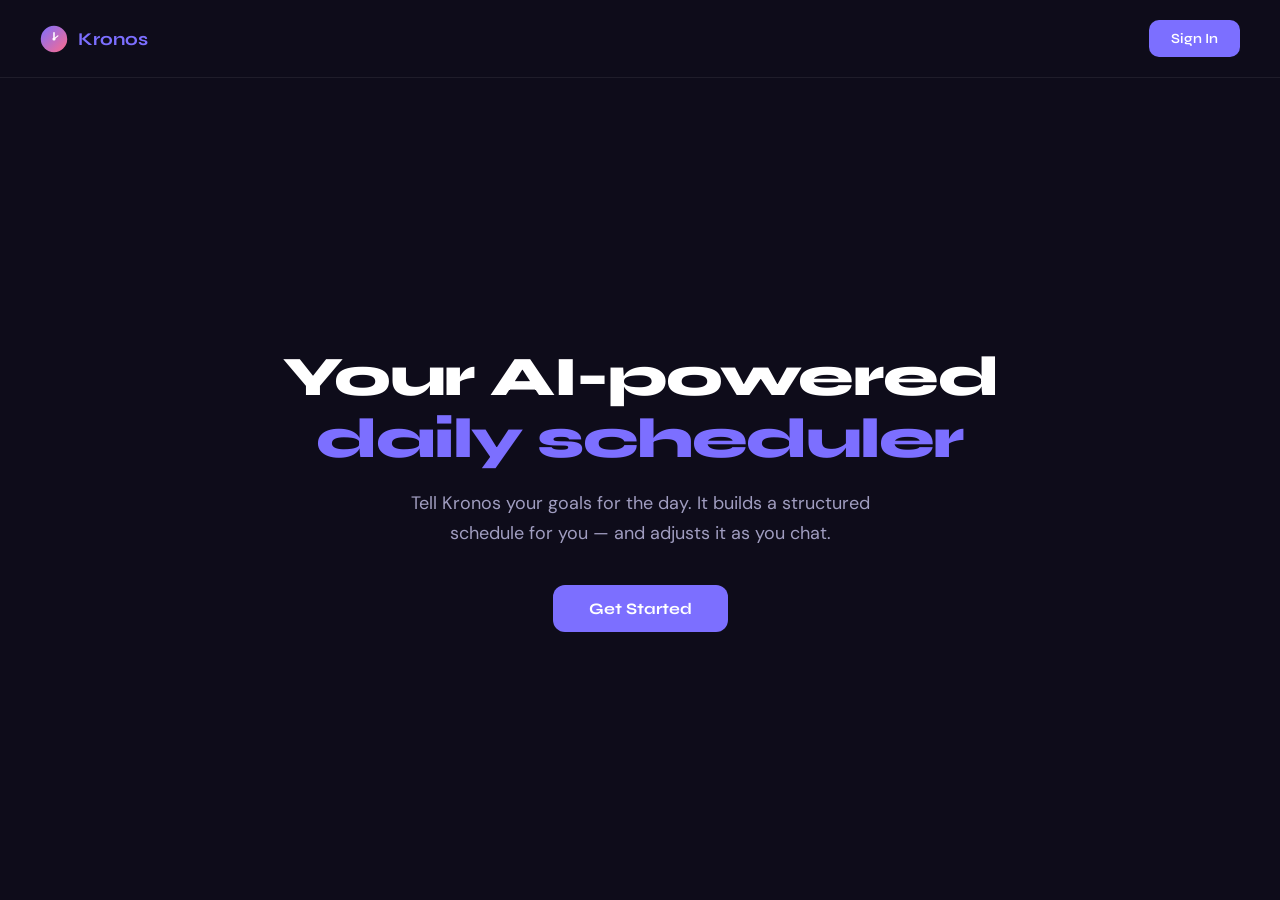
<file: src/main/resources/static/index.html>
<!DOCTYPE html>
<html lang="en">
<head>
  <meta charset="UTF-8">
  <meta name="viewport" content="width=device-width, initial-scale=1.0">
  <title>Kronos — AI Daily Scheduler</title>
  <link href="https://fonts.googleapis.com/css2?family=Syne:wght@400;600;700;800&family=DM+Sans:wght@300;400;500;600&display=swap" rel="stylesheet">
  <style>
    * { box-sizing: border-box; margin: 0; padding: 0; }
    body {
      background: #0E0C1A;
      color: #fff;
      font-family: 'DM Sans', sans-serif;
      height: 100vh;
      display: flex;
      flex-direction: column;
      overflow: hidden;
    }

    nav {
      padding: 20px 40px;
      display: flex;
      align-items: center;
      justify-content: space-between;
      border-bottom: 1px solid rgba(255,255,255,0.07);
    }
    .logo {
      display: flex;
      align-items: center;
      gap: 10px;
      font-family: 'Syne', sans-serif;
      font-size: 18px;
      font-weight: 700;
      color: #7C6FFF;
    }
    .btn-signin {
      background: #7C6FFF;
      color: #fff;
      border: none;
      border-radius: 10px;
      padding: 10px 22px;
      font-size: 14px;
      font-weight: 600;
      font-family: 'Syne', sans-serif;
      cursor: pointer;
      transition: background 0.2s;
    }
    .btn-signin:hover { background: #5A4FD4; }

    .center {
      flex: 1;
      display: flex;
      flex-direction: column;
      align-items: center;
      justify-content: center;
      text-align: center;
      padding: 40px 24px;
    }
    .center h1 {
      font-family: 'Syne', sans-serif;
      font-size: clamp(32px, 5vw, 56px);
      font-weight: 800;
      letter-spacing: -1.5px;
      margin-bottom: 18px;
      line-height: 1.1;
    }
    .center h1 span { color: #7C6FFF; }
    .center p {
      font-size: clamp(15px, 2vw, 18px);
      color: #A09DC0;
      max-width: 480px;
      line-height: 1.7;
      margin-bottom: 36px;
    }
    .btn-start {
      background: #7C6FFF;
      color: #fff;
      border: none;
      border-radius: 12px;
      padding: 14px 36px;
      font-size: 16px;
      font-weight: 700;
      font-family: 'Syne', sans-serif;
      cursor: pointer;
      transition: background 0.2s;
    }
    .btn-start:hover { background: #5A4FD4; }
  </style>
</head>
<body>

<nav>
  <div class="logo">
    <svg width="28" height="28" viewBox="0 0 36 36">
      <defs>
        <linearGradient id="lg" x1="0%" y1="0%" x2="100%" y2="100%">
          <stop offset="0%" stop-color="#7C6FFF"/>
          <stop offset="100%" stop-color="#FF6B8A"/>
        </linearGradient>
      </defs>
      <circle cx="18" cy="18" r="17" fill="url(#lg)"/>
      <circle cx="18" cy="18" r="2" fill="white"/>
      <line x1="18" y1="16" x2="18" y2="10" stroke="white" stroke-width="2" stroke-linecap="round"/>
      <line x1="18" y1="18" x2="23" y2="14" stroke="white" stroke-width="1.5" stroke-linecap="round"/>
    </svg>
    Kronos
  </div>
  <button class="btn-signin" onclick="window.location.href='/login.html'">Sign In</button>
</nav>

<div class="center">
  <h1>Your AI-powered<br><span>daily scheduler</span></h1>
  <p>Tell Kronos your goals for the day. It builds a structured schedule for you — and adjusts it as you chat.</p>
  <button class="btn-start" onclick="window.location.href='/choose.html'">Get Started</button>
</div>

</body>
</html>
</file>
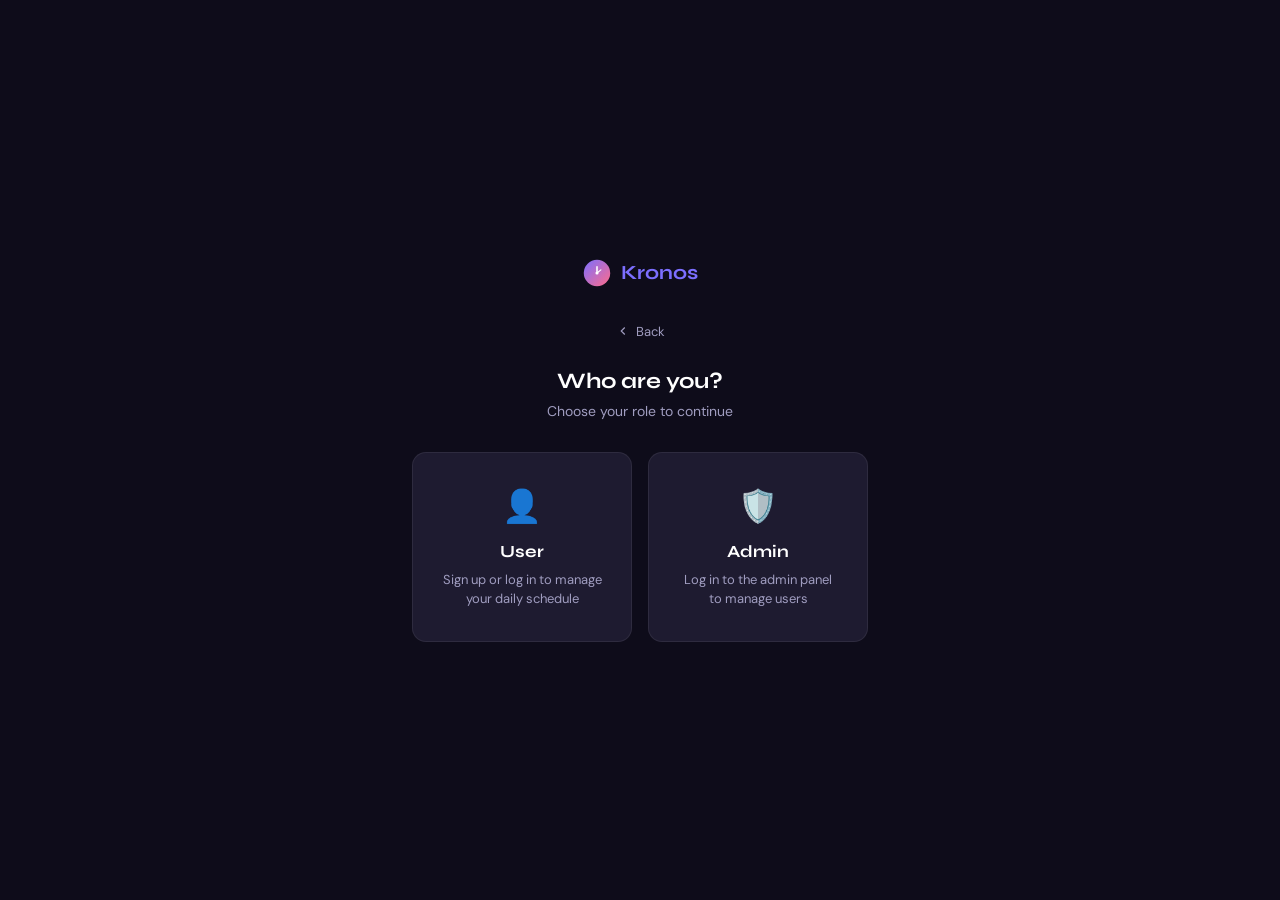
<file: src/main/resources/static/choose.html>
<!DOCTYPE html>
<html lang="en">
<head>
  <meta charset="UTF-8">
  <meta name="viewport" content="width=device-width, initial-scale=1.0">
  <title>Kronos — Choose Role</title>
  <link href="https://fonts.googleapis.com/css2?family=Syne:wght@400;600;700;800&family=DM+Sans:wght@300;400;500;600&display=swap" rel="stylesheet">
  <style>
    * { box-sizing: border-box; margin: 0; padding: 0; }
    body {
      background: #0E0C1A;
      color: #fff;
      font-family: 'DM Sans', sans-serif;
      min-height: 100vh;
      display: flex;
      flex-direction: column;
      align-items: center;
      justify-content: center;
      padding: 24px;
    }
    h1, h2, h3, button, .logo { font-family: 'Syne', sans-serif; }

    .logo {
      display: flex;
      align-items: center;
      gap: 10px;
      font-size: 20px;
      font-weight: 700;
      color: #7C6FFF;
      margin-bottom: 36px;
    }

    h2 { font-size: 22px; font-weight: 700; margin-bottom: 8px; text-align: center; }
    .sub { font-size: 14px; color: #A09DC0; margin-bottom: 32px; text-align: center; }

    .cards {
      display: flex;
      gap: 16px;
      flex-wrap: wrap;
      justify-content: center;
    }
    .card {
      background: #1E1B30;
      border: 1px solid rgba(255,255,255,0.07);
      border-radius: 14px;
      padding: 32px 28px;
      width: 220px;
      cursor: pointer;
      transition: border-color 0.2s, transform 0.2s;
      text-align: center;
    }
    .card:hover { border-color: #7C6FFF; transform: translateY(-3px); }
    .card-icon {
      font-size: 32px;
      margin-bottom: 14px;
    }
    .card h3 { font-size: 17px; font-weight: 700; margin-bottom: 8px; }
    .card p { font-size: 13px; color: #A09DC0; line-height: 1.5; }

    .back {
      display: flex;
      align-items: center;
      gap: 6px;
      color: #A09DC0;
      font-size: 13px;
      cursor: pointer;
      margin-bottom: 28px;
      text-decoration: none;
      transition: color 0.2s;
    }
    .back:hover { color: #fff; }
  </style>
</head>
<body>

<div class="logo">
  <svg width="28" height="28" viewBox="0 0 36 36">
    <defs><linearGradient id="lg" x1="0%" y1="0%" x2="100%" y2="100%">
      <stop offset="0%" stop-color="#7C6FFF"/>
      <stop offset="100%" stop-color="#FF6B8A"/>
    </linearGradient></defs>
    <circle cx="18" cy="18" r="17" fill="url(#lg)"/>
    <circle cx="18" cy="18" r="2" fill="white"/>
    <line x1="18" y1="16" x2="18" y2="10" stroke="white" stroke-width="2" stroke-linecap="round"/>
    <line x1="18" y1="18" x2="23" y2="14" stroke="white" stroke-width="1.5" stroke-linecap="round"/>
  </svg>
  Kronos
</div>

<a href="/" class="back">
  <svg width="14" height="14" viewBox="0 0 24 24" fill="none" stroke="currentColor" stroke-width="2">
    <polyline points="15 18 9 12 15 6"/>
  </svg>
  Back
</a>

<h2>Who are you?</h2>
<p class="sub">Choose your role to continue</p>

<div class="cards">
  <div class="card" onclick="window.location.href='/login.html'">
    <div class="card-icon">👤</div>
    <h3>User</h3>
    <p>Sign up or log in to manage your daily schedule</p>
  </div>
  <div class="card" onclick="window.location.href='/admin-login.html'">
    <div class="card-icon">🛡️</div>
    <h3>Admin</h3>
    <p>Log in to the admin panel to manage users</p>
  </div>
</div>

</body>
</html>
</file>
